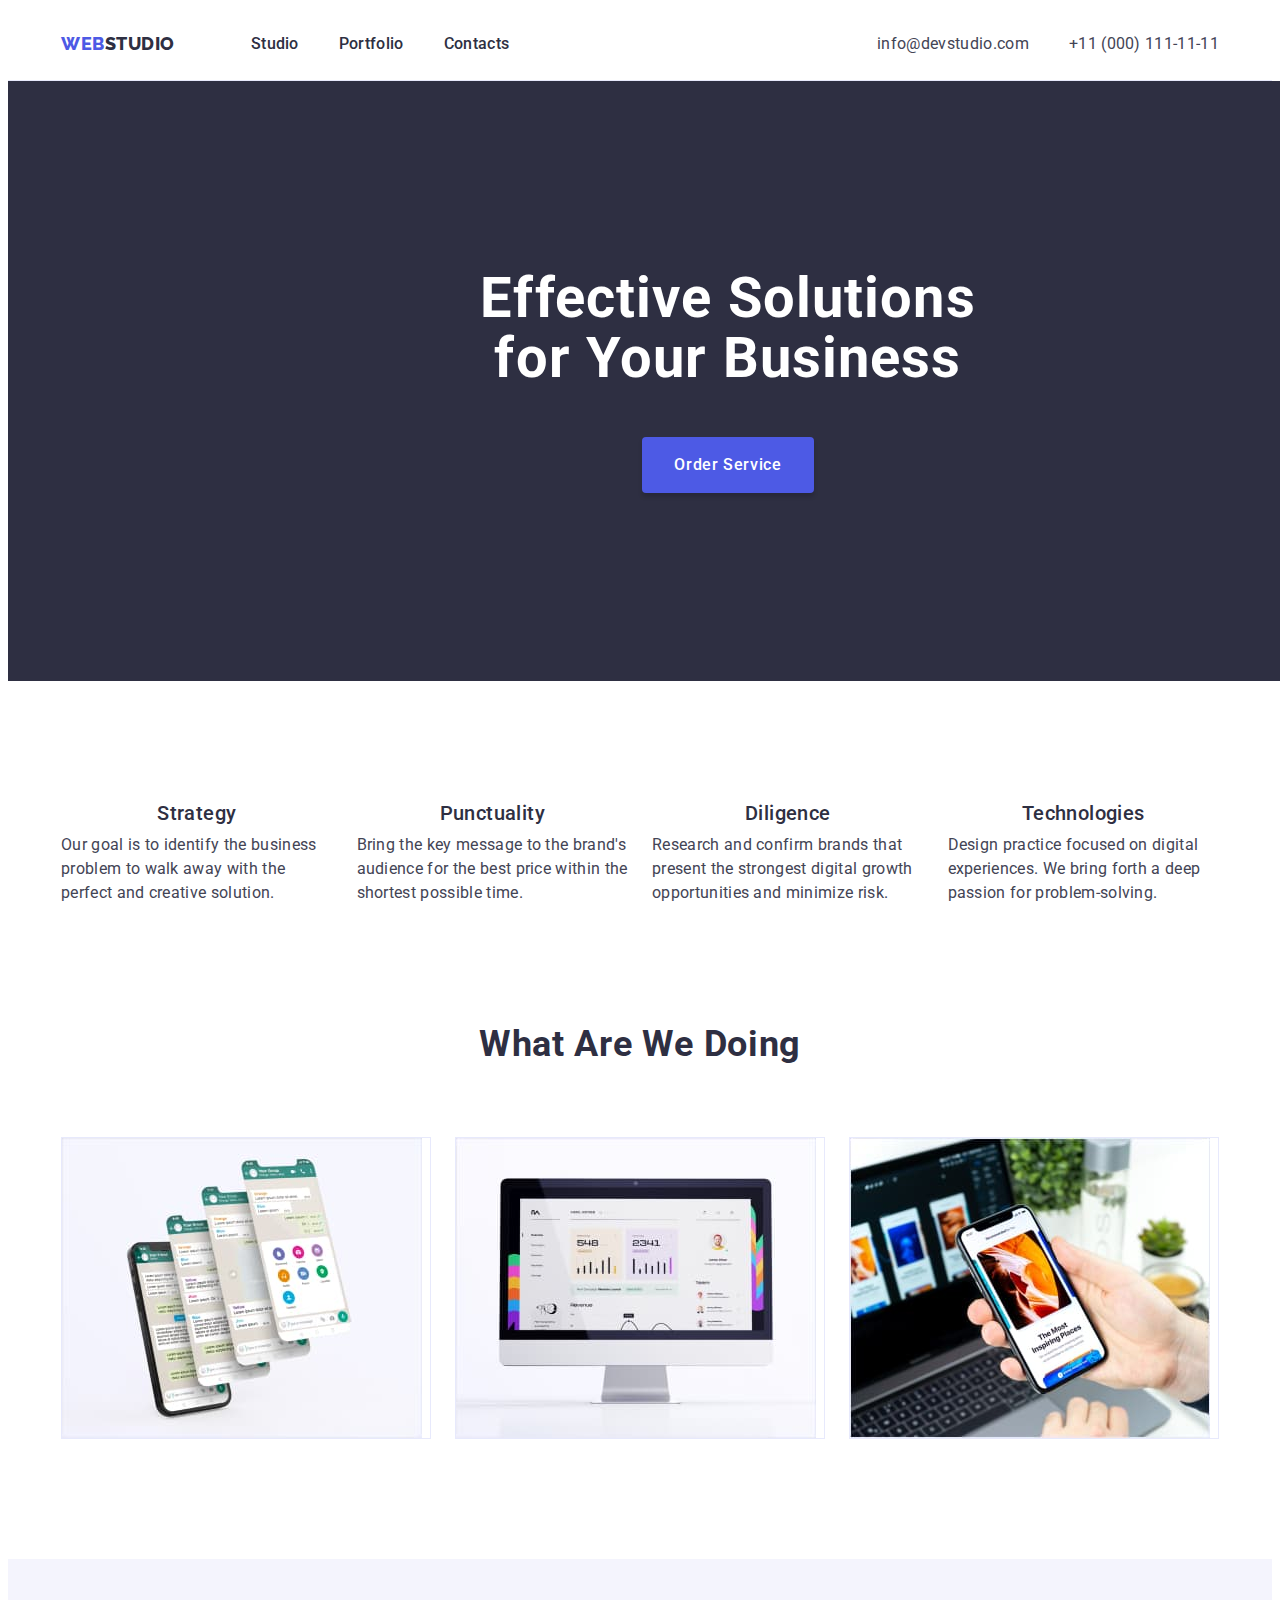
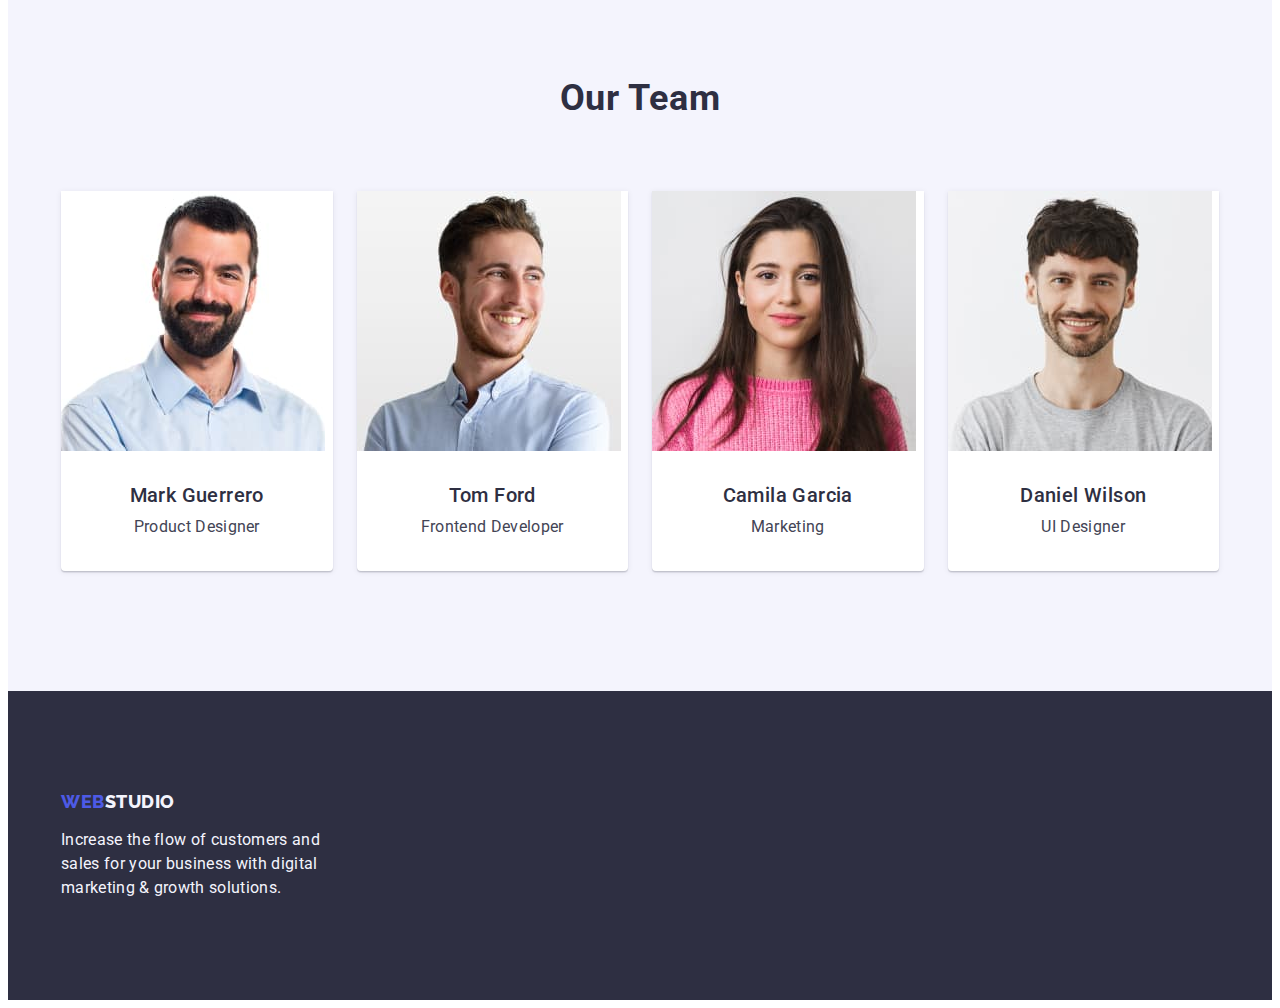
<file: index.html>
<!DOCTYPE html>
<html lang="en">

<head>
    <meta charset="UTF-8">
    <meta http-equiv="X-UA-Compatible" content="IE=edge">
    <meta name="viewport" content="width=device-width, initial-scale=1.0">
    <title>Webstudio</title>
    <link rel="preconnect" href="https://fonts.googleapis.com">
    <link rel="preconnect" href="https://fonts.gstatic.com" crossorigin>
    <link
        href="https://fonts.googleapis.com/css2?family=Raleway:wght@800&family=Roboto:wght@400;500;700;900&display=swap"
        rel="stylesheet">
    <link rel="stylesheet" href="https://cdnjs.cloudflare.com/ajax/libs/modern-normalize/2.0.0/modern-normalize.min.css"
        integrity="sha512-4xo8blKMVCiXpTaLzQSLSw3KFOVPWhm/TRtuPVc4WG6kUgjH6J03IBuG7JZPkcWMxJ5huwaBpOpnwYElP/m6wg=="
        crossorigin="anonymous" referrerpolicy="no-referrer" />
    <link rel="stylesheet" href="./css/styles.css">
</head>

<body>
    <!-- HEADER -->
    <header class="header">
        <div class="container header-container">
            <nav class="nav">
                <a href="./index.html" class="header-logo logo link">Web<span class="header-accent">Studio</span></a>
                <ul class="nav-list list">
                    <li><a href="./index.html" class="nav-link link">Studio</a></li>
                    <li><a href="./portfolio.html" class="nav-link link">Portfolio</a></li>
                    <li><a href="" class="nav-link link">Contacts</a></li>
                </ul>
            </nav>
            <address class="header-address">
                <ul class="address-list list">
                    <li><a href="mailto:info@devstudio.com" class="address-link link">info@devstudio.com</a></li>
                    <li><a href="tel:+110001111111" class="address-link link">+11 (000) 111-11-11</a></li>
                </ul>
            </address>
        </div>
    </header>
    <!-- MAIN -->
    <main>
        <!-- HERO -->
        <section class="hero-section">
            <div class="container">
                <h1 class="hero-title">Effective Solutions for Your Business</h1>
                <button type="button" class="hero-button">Order Service</button>
            </div>
        </section>
        <!-- BENEFITS -->
        <section class="benefits-section">
            <div class="container">
                <h2 class="visually-hidden">Our benefits</h2>
                <ul class="benefits-section-list list">
                    <li class="benefits-section-item">
                        <h3 class="benefits-section-name">Strategy</h3>
                        <p class="benefits-section-text">Our goal is to identify the business problem to walk away with
                            the
                            perfect and creative solution.
                        </p>
                    </li>
                    <li class="benefits-section-item">
                        <h3 class="benefits-section-name">Punctuality</h3>
                        <p class="benefits-section-text">Bring the key message to the brand's audience for the best
                            price
                            within the shortest possible
                            time.</p>
                    </li>
                    <li class="benefits-section-item">
                        <h3 class="benefits-section-name">Diligence</h3>
                        <p class="benefits-section-text">Research and confirm brands that present the strongest digital
                            growth opportunities and minimize
                            risk.</p>
                    </li>
                    <li class="benefits-section-item">
                        <h3 class="benefits-section-name">Technologies</h3>
                        <p class="benefits-section-text">Design practice focused on digital experiences. We bring forth
                            a
                            deep passion for
                            problem-solving.</p>
                    </li>
                </ul>
            </div>
        </section>
        <!-- WHAT ARE WE DOING -->
        <section class="doing-section">
            <div class="container">
                <h2 class="doing-section-title">What are we doing</h2>
                <ul class="doing-section-list list">
                    <li class="doing-section-item"><img src="./images/what-are-we-doing/img-1.jpg" alt="Monitor"
                            width="360" height="300" class="doing-section-img"></li>
                    <li class="doing-section-item"><img src="./images/what-are-we-doing/img-2.jpg" alt="Telephone"
                            width="360" height="300" class="doing-section-img"></li>
                    <li class="doing-section-item"><img src="./images/what-are-we-doing/img-3.jpg" alt="Phone in hand"
                            width="360" height="300" class="doing-section-img"></li>
                </ul>
            </div>
        </section>
        <!-- OUR TEAM -->
        <section class="team-section">
            <div class="container">
                <h2 class="team-section-title">Our Team</h2>
                <ul class="team-section-list list">
                    <li class="team-section-item">
                        <img src="./images/our-team/img-1.jpg" alt="Employee Mark Guerrero" width="264" height="260"
                            class="team-section-img">
                        <div class="team-section-info">
                            <h3 class="team-section-employee">Mark Guerrero</h3>
                            <p class="team-section-job">Product Designer</p>
                        </div>
                    </li>
                    <li class="team-section-item">
                        <img src="./images/our-team/img-2.jpg" alt="Employee Tom Ford" width="264" height="260"
                            class="team-section-img">
                        <div class="team-section-info">
                            <h3 class="team-section-employee">Tom Ford</h3>
                            <p class="team-section-job">Frontend Developer</p>
                        </div>
                    </li>
                    <li class="team-section-item">
                        <img src="./images/our-team/img-3.jpg" alt="Employee Camila Garcia" width="264" height="260"
                            class="team-section-img">
                        <div class="team-section-info">
                            <h3 class="team-section-employee">Camila Garcia</h3>
                            <p class="team-section-job">Marketing</p>
                        </div>
                    </li>
                    <li class="team-section-item">
                        <img src="./images/our-team/img-4.jpg" alt="Employee Daniel Wilson" width="264" height="260"
                            class="team-section-img">
                        <div class="team-section-info">
                            <h3 class="team-section-employee">Daniel Wilson</h3>
                            <p class="team-section-job">UI Designer</p>
                        </div>
                    </li>
                </ul>
            </div>
        </section>
    </main>
    <!-- FOOTER -->
    <footer class="footer">
        <div class="container">
            <a href="./index.html" class="footer-logo logo link">Web<span class="footer-accent">Studio</span></a>
            <p class="footer-text">Increase the flow of customers and sales for your business with digital marketing
                &
                growth solutions.</p>
        </div>
    </footer>
</body>

</html>
</file>
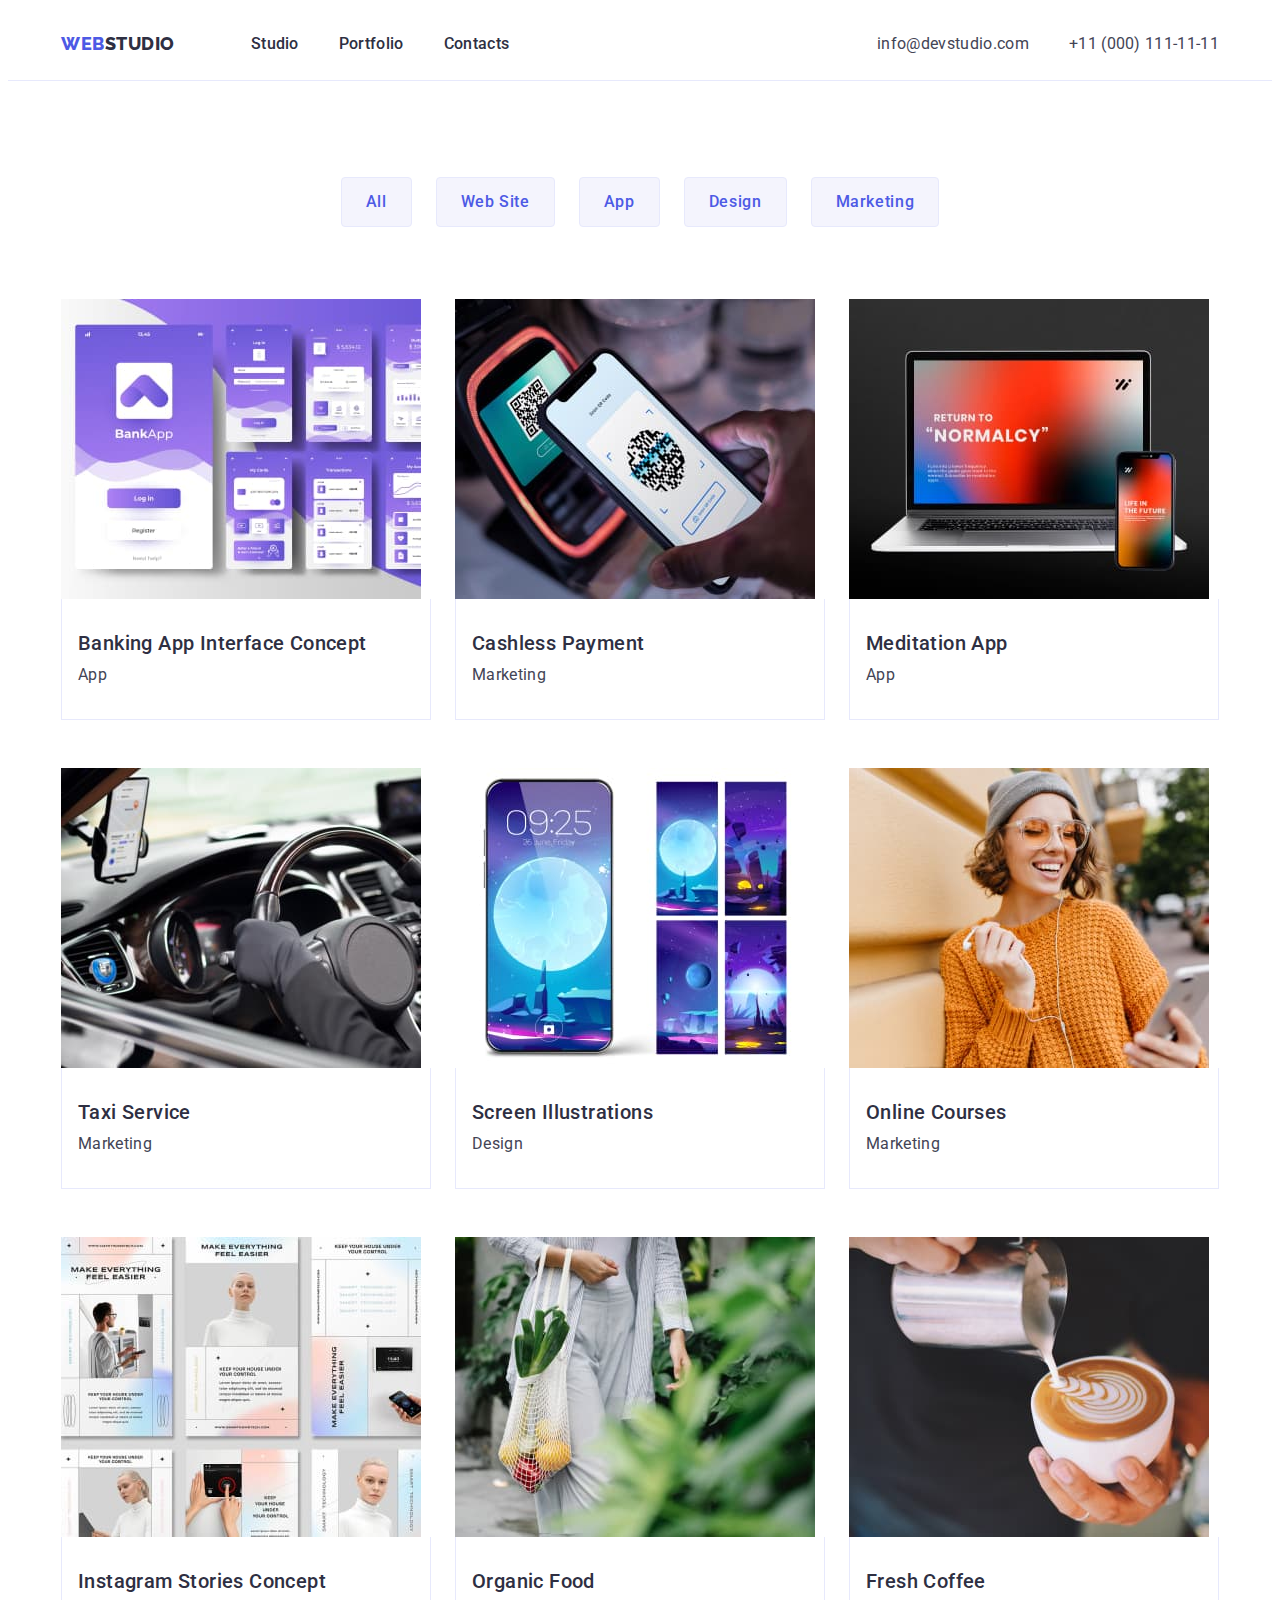
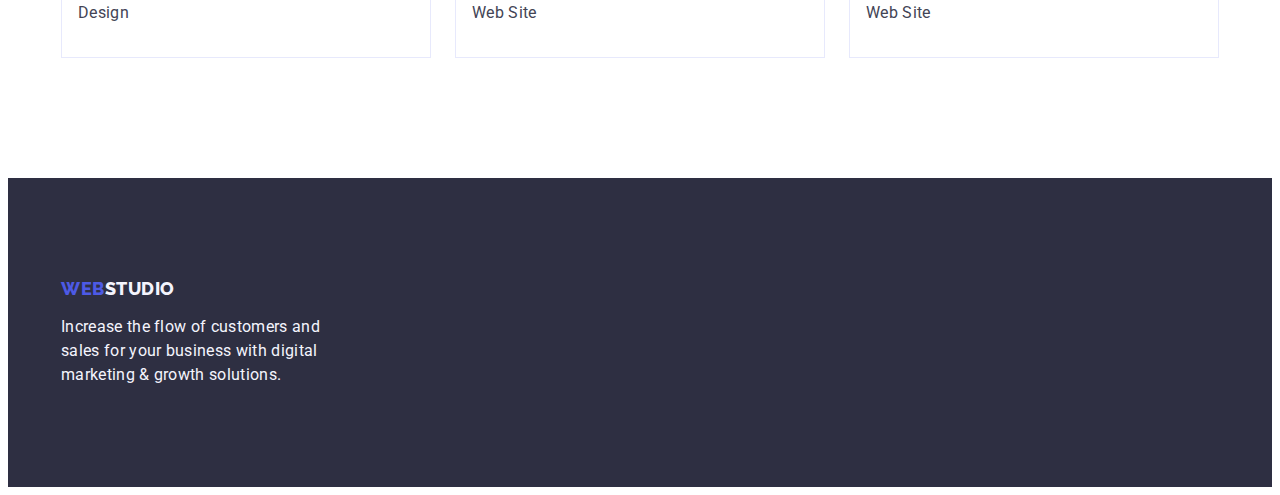
<file: portfolio.html>
<!DOCTYPE html>
<html lang="en">

<head>
    <meta charset="UTF-8">
    <meta http-equiv="X-UA-Compatible" content="IE=edge">
    <meta name="viewport" content="width=device-width, initial-scale=1.0">
    <title>Portfolio</title>
    <link rel="preconnect" href="https://fonts.googleapis.com">
    <link rel="preconnect" href="https://fonts.gstatic.com" crossorigin>
    <link
        href="https://fonts.googleapis.com/css2?family=Raleway:wght@800&family=Roboto:wght@400;500;700;900&display=swap"
        rel="stylesheet">
    <link rel="stylesheet" href="https://cdnjs.cloudflare.com/ajax/libs/modern-normalize/2.0.0/modern-normalize.min.css"
        integrity="sha512-4xo8blKMVCiXpTaLzQSLSw3KFOVPWhm/TRtuPVc4WG6kUgjH6J03IBuG7JZPkcWMxJ5huwaBpOpnwYElP/m6wg=="
        crossorigin="anonymous" referrerpolicy="no-referrer" />
    <link rel="stylesheet" href="./css/styles.css">
</head>

<body>
    <!-- HEADER -->
    <header class="header">
        <div class="container header-container">
            <nav class="nav">
                <a href="./index.html" class="header-logo logo link">Web<span class="header-accent">Studio</span></a>
                <ul class="nav-list list">
                    <li><a href="./index.html" class="nav-link link">Studio</a></li>
                    <li><a href="./portfolio.html" class="nav-link link">Portfolio</a></li>
                    <li><a href="" class="nav-link link">Contacts</a></li>
                </ul>
            </nav>
            <address class="header-address">
                <ul class="address-list list">
                    <li><a href="mailto:info@devstudio.com" class="address-link link">info@devstudio.com</a></li>
                    <li><a href="tel:+110001111111" class="address-link link">+11 (000) 111-11-11</a></li>
                </ul>
            </address>
        </div>
    </header>
    <!-- MAIN -->
    <main>
        <section class="portfolio-section">
            <div class="container">
                <h1 class="visually-hidden">Portfolio</h1>
                <ul class="portfolio-section-list list">
                    <li><button type="button" class="portfolio-section-button">All</button></li>
                    <li><button type="button" class="portfolio-section-button">Web Site</button></li>
                    <li><button type="button" class="portfolio-section-button">App</button></li>
                    <li><button type="button" class="portfolio-section-button">Design</button></li>
                    <li><button type="button" class="portfolio-section-button">Marketing</button></li>
                </ul>
                <ul class="portfolio-section-card-list list">
                    <li class="portfolio-section-card-item">
                        <a href="" class="link">
                            <img src="./images/portfolio/img-1.jpg" alt="Banking App" class="portfolio-section-card-img"
                                width=360 height=300>
                            <div class="portfolio-section-card-info">
                                <h2 class="portfolio-section-card-title">Banking App Interface Concept</h2>
                                <p class="portfolio-section-card-text">App</p>
                            </div>
                        </a>
                    </li>
                    <li class="portfolio-section-card-item">
                        <a href="" class="link">
                            <img src="./images/portfolio/img-2.jpg" alt="Cashless Payment"
                                class="portfolio-section-card-img" width=360 height=300>
                            <div class="portfolio-section-card-info">
                                <h2 class="portfolio-section-card-title">Cashless Payment</h2>
                                <p class="portfolio-section-card-text">Marketing</p>
                            </div>
                        </a>
                    </li>
                    <li class="portfolio-section-card-item">
                        <a href="" class="link">
                            <img src="./images/portfolio/img-3.jpg" alt="Meditation App"
                                class="portfolio-section-card-img" width=360 height=300>
                            <div class="portfolio-section-card-info">
                                <h2 class="portfolio-section-card-title">Meditation App</h2>
                                <p class="portfolio-section-card-text">App</p>
                            </div>
                        </a>
                    </li>
                    <li class="portfolio-section-card-item">
                        <a href="" class="link">
                            <img src="./images/portfolio/img-4.jpg" alt="Taxi Service"
                                class="portfolio-section-card-img" width=360 height=300>
                            <div class="portfolio-section-card-info">
                                <h2 class="portfolio-section-card-title">Taxi Service</h2>
                                <p class="portfolio-section-card-text">Marketing</p>
                            </div>
                        </a>
                    </li>
                    <li class="portfolio-section-card-item">
                        <a href="" class="link">
                            <img src="./images/portfolio/img-5.jpg" alt="Screen Illustrations"
                                class="portfolio-section-card-img" width=360 height=300>
                            <div class="portfolio-section-card-info">
                                <h2 class="portfolio-section-card-title">Screen Illustrations</h2>
                                <p class="portfolio-section-card-text">Design</p>
                            </div>
                        </a>
                    </li>
                    <li class="portfolio-section-card-item">
                        <a href="" class="link">
                            <img src="./images/portfolio/img-6.jpg" alt="Online Courses"
                                class="portfolio-section-card-img" width=360 height=300>
                            <div class="portfolio-section-card-info">
                                <h2 class="portfolio-section-card-title">Online Courses</h2>
                                <p class="portfolio-section-card-text">Marketing</p>
                            </div>
                        </a>
                    </li>
                    <li class="portfolio-section-card-item">
                        <a href="" class="link">
                            <img src="./images/portfolio/img-7.jpg" alt="Instagram Stories Concept"
                                class="portfolio-section-card-img" width=360 height=300>
                            <div class="portfolio-section-card-info">
                                <h2 class="portfolio-section-card-title">Instagram Stories Concept</h2>
                                <p class="portfolio-section-card-text">Design</p>
                            </div>
                        </a>
                    </li>
                    <li class="portfolio-section-card-item">
                        <a href="" class="link">
                            <img src="./images/portfolio/img-8.jpg" alt="Organic Food"
                                class="portfolio-section-card-img" width=360 height=300>
                            <div class="portfolio-section-card-info">
                                <h2 class="portfolio-section-card-title">Organic Food</h2>
                                <p class="portfolio-section-card-text">Web Site</p>
                            </div>
                        </a>
                    </li>
                    <li class="portfolio-section-card-item">
                        <a href="" class="link">
                            <img src="./images/portfolio/img-9.jpg" alt="Fresh Coffee"
                                class="portfolio-section-card-img" width=360 height=300>
                            <div class="portfolio-section-card-info">
                                <h2 class="portfolio-section-card-title">Fresh Coffee</h2>
                                <p class="portfolio-section-card-text">Web Site</p>
                            </div>
                        </a>
                    </li>
                </ul>
            </div>
        </section>
    </main>
    <!-- FOOTER -->
    <footer class="footer">
        <div class="container">
            <a href="./index.html" class="footer-logo logo link">Web<span class="footer-accent">Studio</span></a>
            <p class="footer-text">Increase the flow of customers and sales for your business with digital marketing
                &
                growth solutions.</p>
        </div>
    </footer>
</body>

</html>
</file>
<file: css/styles.css>
:root {
    --primary-font: "Roboto", sans-serif;
    --logo-font: "Raleway", sans-serif;

    --primary-white-color: #ffffff;
    --primary-accent-color: #4D5AE5;
    --secondary-accent-color: #404BBF;
    --navy-color: #2E2F42;
    --slate-color: #434455;
    --light-slate-color: #8E8F99;
    --cornflower-color: #E7E9FC;
    --cloud-color: #F4F4FD;
}

body {
    font-family: var(--primary-font);
    color: var(--slate-color);
    background-color: var(--primary-white-color);
    font-size: 16px;
    line-height: 1.5;
}

h1,
h2,
h3,
h4,
h5,
h6 {
    margin: 0;
}

p {
    margin: 0;
}

ul,
ol {
    list-style-type: none;
    margin: 0;
    padding-left: 0;
}

img {
    display: block;
}

a {
    text-decoration: none;
    color: var(--navy-color);
}

.link {
    text-decoration: none;
}

.list {
    list-style: none;
}

.container {
    max-width: 1158px;
    padding-left: 15px;
    padding-right: 15px;
    margin-left: auto;
    margin-right: auto;
}


.visually-hidden {
    position: absolute;
    width: 1px;
    height: 1px;
    margin: -1px;
    border: 0;
    padding: 0;
    white-space: nowrap;
    clip-path: inset(100%);
    clip: rect(0 0 0 0);
    overflow: hidden;
}

.header {
    padding-top: 24px;
    padding-bottom: 24px;
    border-bottom: 1px solid var(--cornflower, #E7E9FC);
}

.header-container {
    display: flex;
    align-items: center;
    justify-content: space-between;
}

.nav {
    display: flex;
    align-items: center;
}

.nav-list {
    display: flex;
    gap: 40px;
}

.address-list {
    display: flex;
    gap: 40px;
}

.logo {
    font-family: var(--logo-font);
    text-transform: uppercase;
    color: var(--primary-accent-color);
    font-size: 18px;
    font-weight: 800;
    line-height: 1.17;
    letter-spacing: 0.54px;
}

.header-logo {
    margin-right: 76px
}

.header-accent {
    color: var(--navy-color);
}

.footer-accent {
    color: var(--cloud-color);
}

.nav-link {
    font-weight: 500;
    font-size: 16px;
    line-height: 1.5;
    letter-spacing: 0.02em;
    color: var(--navy-color);
    padding: 24px 0;
}

.nav-link:hover,
.nav-link:focus {
    color: var(--secondary-accent-color);
}

.header-address {
    font-style: normal;
}

.address-link {
    color: var(--slate-color);
    letter-spacing: 0.02em;
}

.address-link:hover,
.address-link:focus {
    color: var(--secondary-accent-color);
}

.hero-section {
    background-color: var(--navy-color);
    width: 1440px;
    padding: 188px 0;
}

.hero-title {
    color: var(--primary-white-color);
    font-size: 56px;
    font-weight: 700;
    line-height: 1.07;
    letter-spacing: 1.12px;
    text-align: center;
    max-width: 496px;
    margin-left: auto;
    margin-right: auto;
}

.hero-button {
    font-family: var(--primary-font);
    font-weight: 500;
    font-size: 16px;
    line-height: 1.5;
    color: var(--primary-white-color);
    background-color: var(--primary-accent-color);
    letter-spacing: 0.04em;
    cursor: pointer;
    text-transform: capitalize;
    display: block;
    margin: 48px auto 0;
    padding: 16px 32px;
    border: none;
    border-radius: 4px;
    box-shadow: 0px 4px 4px 0px rgba(0, 0, 0, 0.15);
    min-width: 169px;
    height: 56px;
}

.hero-button:hover,
.hero-button:focus {
    background-color: var(--secondary-accent-color);
}

.benefits-section-list {
    display: flex;
    justify-content: space-between;
    gap: 24px;
}

.benefits-section-item {
    flex-basis: calc((100% - 3*24px) / 4);
}

.benefits-section-name {
    margin-bottom: 8px;
}

.doing-section-list {
    display: flex;
    justify-content: space-between;
    gap: 24px;
}

.doing-section-item {
    flex-basis: calc((100% - 2*24px) / 3);
    height: 300px;
    border: 1px solid var(--cornflower-color);
}

.doing-section-img {
    max-width: 100%;
    object-fit: cover;
}

.team-section-list {
    display: flex;
    justify-content: space-between;
    gap: 24px;
}

.team-section-item {
    flex-basis: calc((100% - 3*24px) / 4);
    text-align: center;
    border-radius: 0px 0px 4px 4px;
    background: var(--white, #FFF);
    box-shadow: 0px 2px 1px 0px rgba(46, 47, 66, 0.08), 0px 1px 1px 0px rgba(46, 47, 66, 0.16), 0px 1px 6px 0px rgba(46, 47, 66, 0.08);
}

.team-section-info {
    padding: 32px 0;
}

.team-section-employee {
    margin-bottom: 8px;
}

.benefits-section-name,
.team-section-employee,
.portfolio-title {
    font-size: 20px;
    font-weight: 500;
    line-height: 1.2;
    letter-spacing: 0.02em;
    color: var(--navy-color);
    text-align: center;
}

.benefits-section-text,
.team-section-job,
.portfolio-text {
    font-size: 16px;
    line-height: 1.5;
    color: var(--slate-color);
    letter-spacing: 0.02em;
}

.benefits-section {
    padding: 120px 0;
}

.doing-section {
    padding-top: 0;
    padding-bottom: 120px;
}

.team-section {
    background-color: var(--cloud-color);
    padding-top: 120px;
    padding-bottom: 120px;
}

.doing-section-title,
.team-section-title {
    color: var(--navy-color);
    font-size: 36px;
    font-style: normal;
    font-weight: 700;
    line-height: 1.11;
    letter-spacing: 0.72px;
    text-transform: capitalize;
    text-align: center;
    margin-bottom: 72px;
}

.team-section-item {
    background-color: var(--primary-white-color);
}

.footer {
    background-color: var(--navy-color);
    padding-top: 100px;
    padding-bottom: 100px;
}

.footer-logo {
    display: inline-block;
    margin-bottom: 16px;
}

.footer-text {
    color: var(--cloud-color);
    letter-spacing: 0.32px;
    width: 264px;
}

/* PORTFOLIO */


.portfolio-section {
    padding: 96px 0 120px 0;
}

.portfolio-section-list {
    display: flex;
    justify-content: center;
    gap: 24px;
    margin-bottom: 72px;
}

.portfolio-section-button {
    font-family: var(--primary-font);
    color: var(--primary-accent-color);
    background-color: var(--cloud-color);
    font-weight: 500;
    font-size: 16px;
    line-height: 1.5;
    letter-spacing: 0.04em;
    cursor: pointer;
    border-radius: 4px;
    border: 1px solid var(--cornflower-color);
    padding: 12px 24px;
}

.portfolio-section-button:hover,
.portfolio-section-button:focus {
    color: var(--primary-white-color);
    background-color: var(--secondary-accent-color);
    box-shadow: 0px 2px 2px 0px rgba(0, 0, 0, 0.12), 0px 2px 1px 0px rgba(0, 0, 0, 0.08), 0px 3px 1px 0px rgba(0, 0, 0, 0.10);
    border-color: transparent;
}

.portfolio-section-card-list {
    display: flex;
    flex-wrap: wrap;
    gap: 24px;
    row-gap: 48px;
}

.portfolio-section-card-item {
    flex-basis: calc((100% - 2*24px) / 3);
}

.portfolio-section-card-img {
    max-width: 100%;
    object-fit: cover;
}

.portfolio-section-card-info {
    padding: 32px 16px;
    border: 1px solid var(--cornflower-color);
    border-top: none;
}

.portfolio-section-card-title {
    font-size: 20px;
    font-weight: 500;
    line-height: 1.2;
    letter-spacing: 0.4px;
    margin-bottom: 8px;
}

.portfolio-section-card-text {
    color: var(--slate-color);
    letter-spacing: 0.32px;
}
</file>
